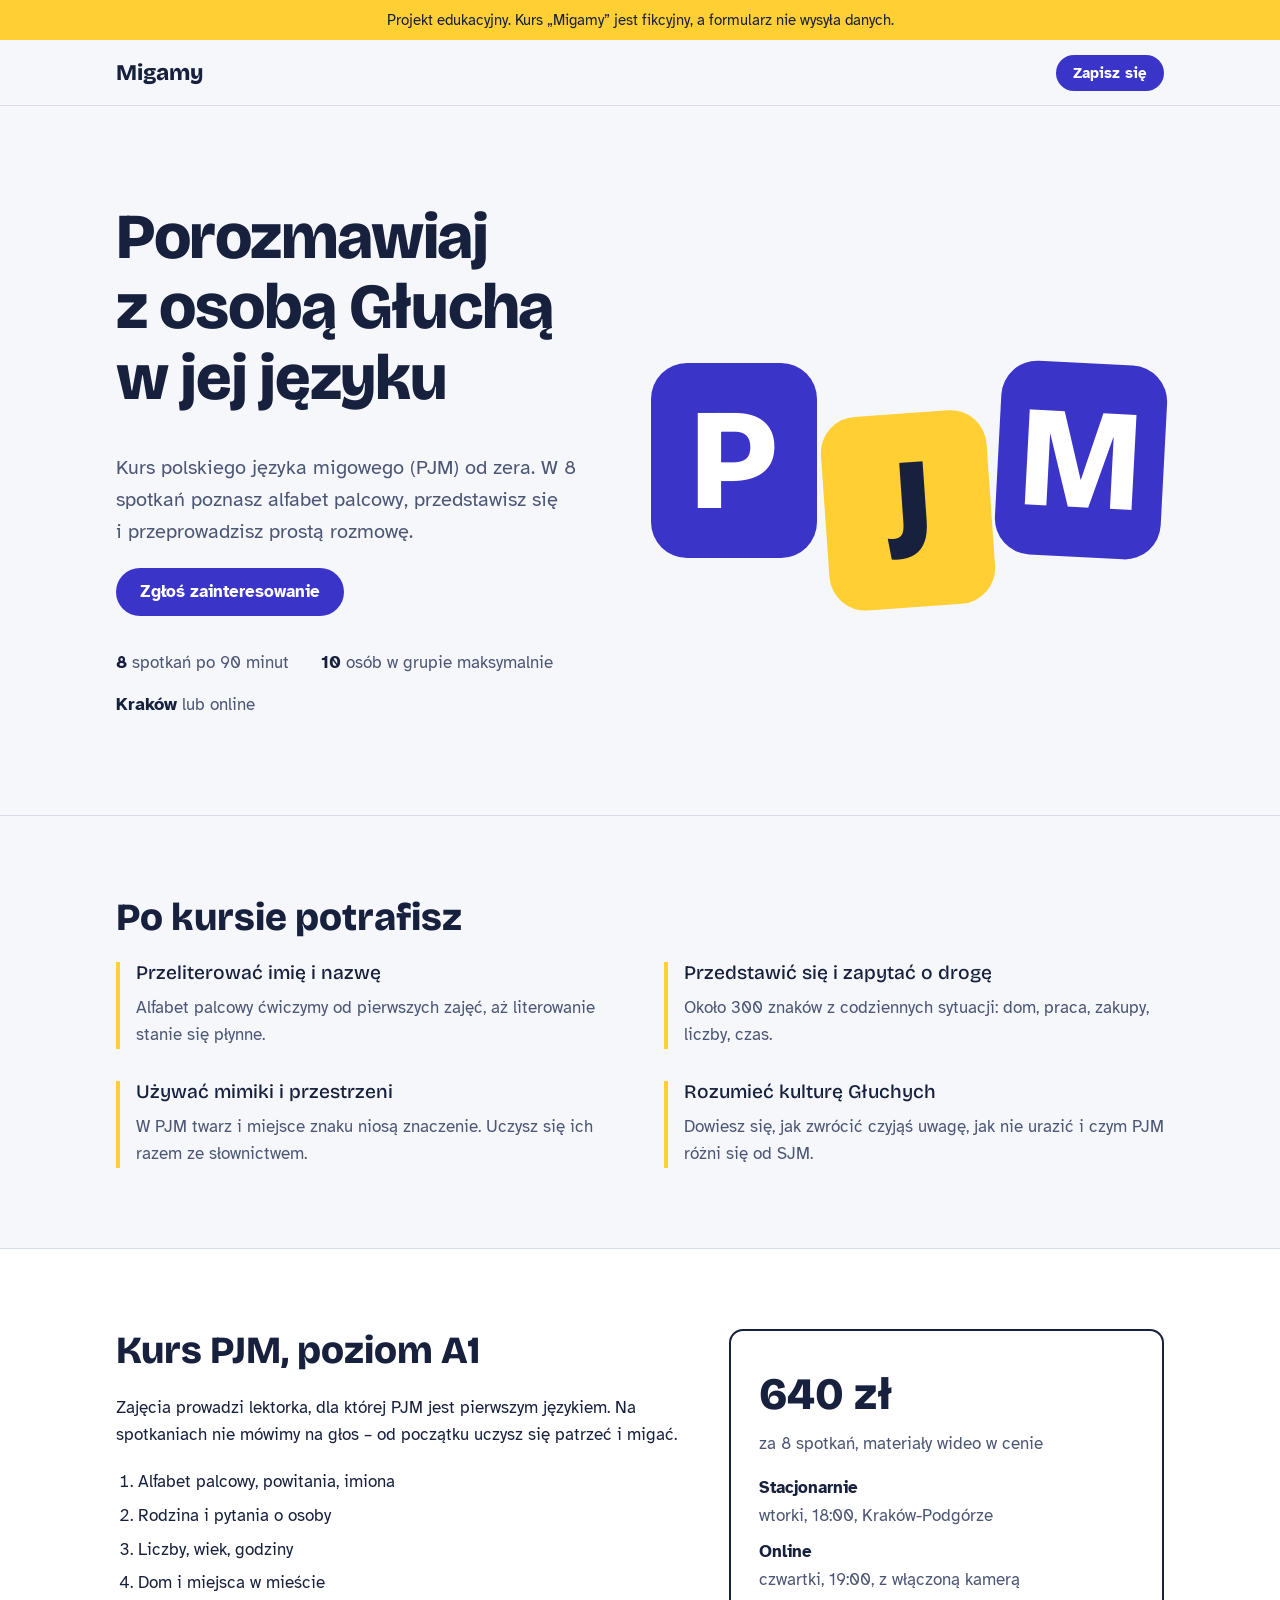
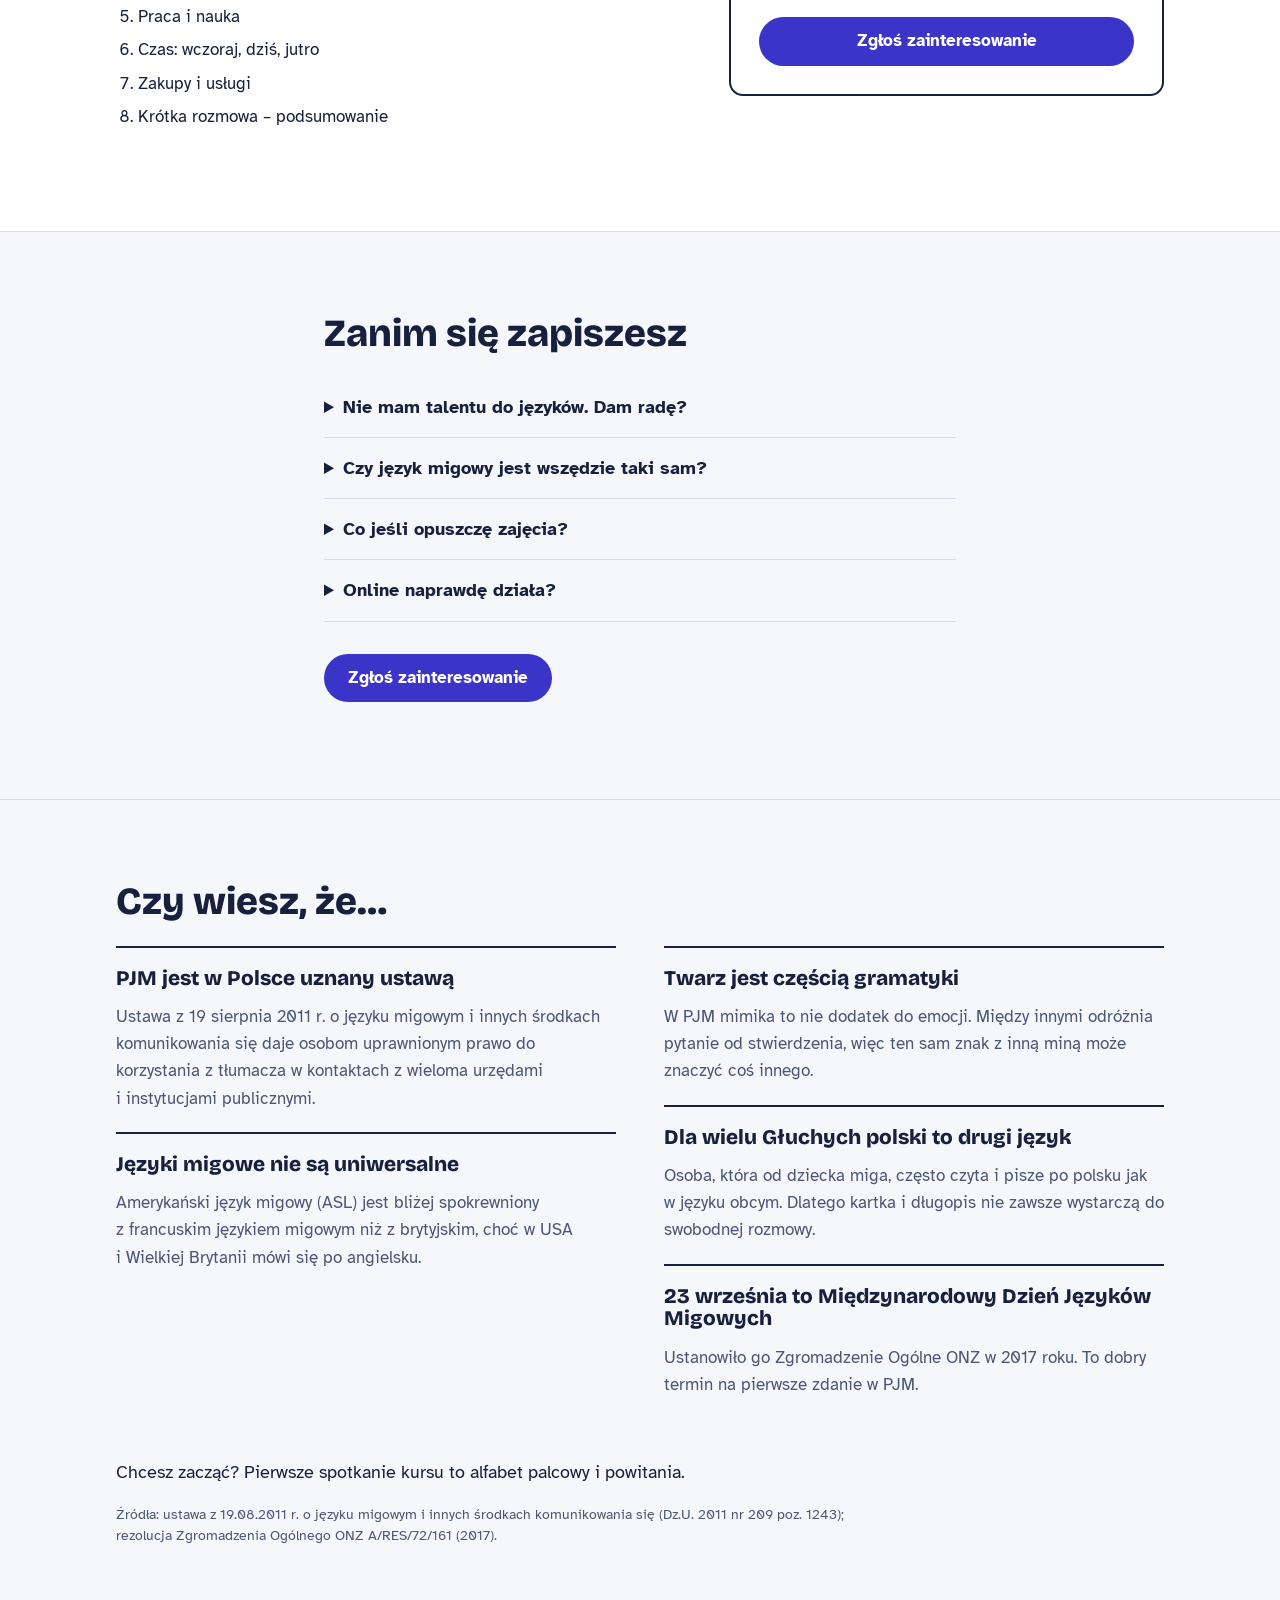
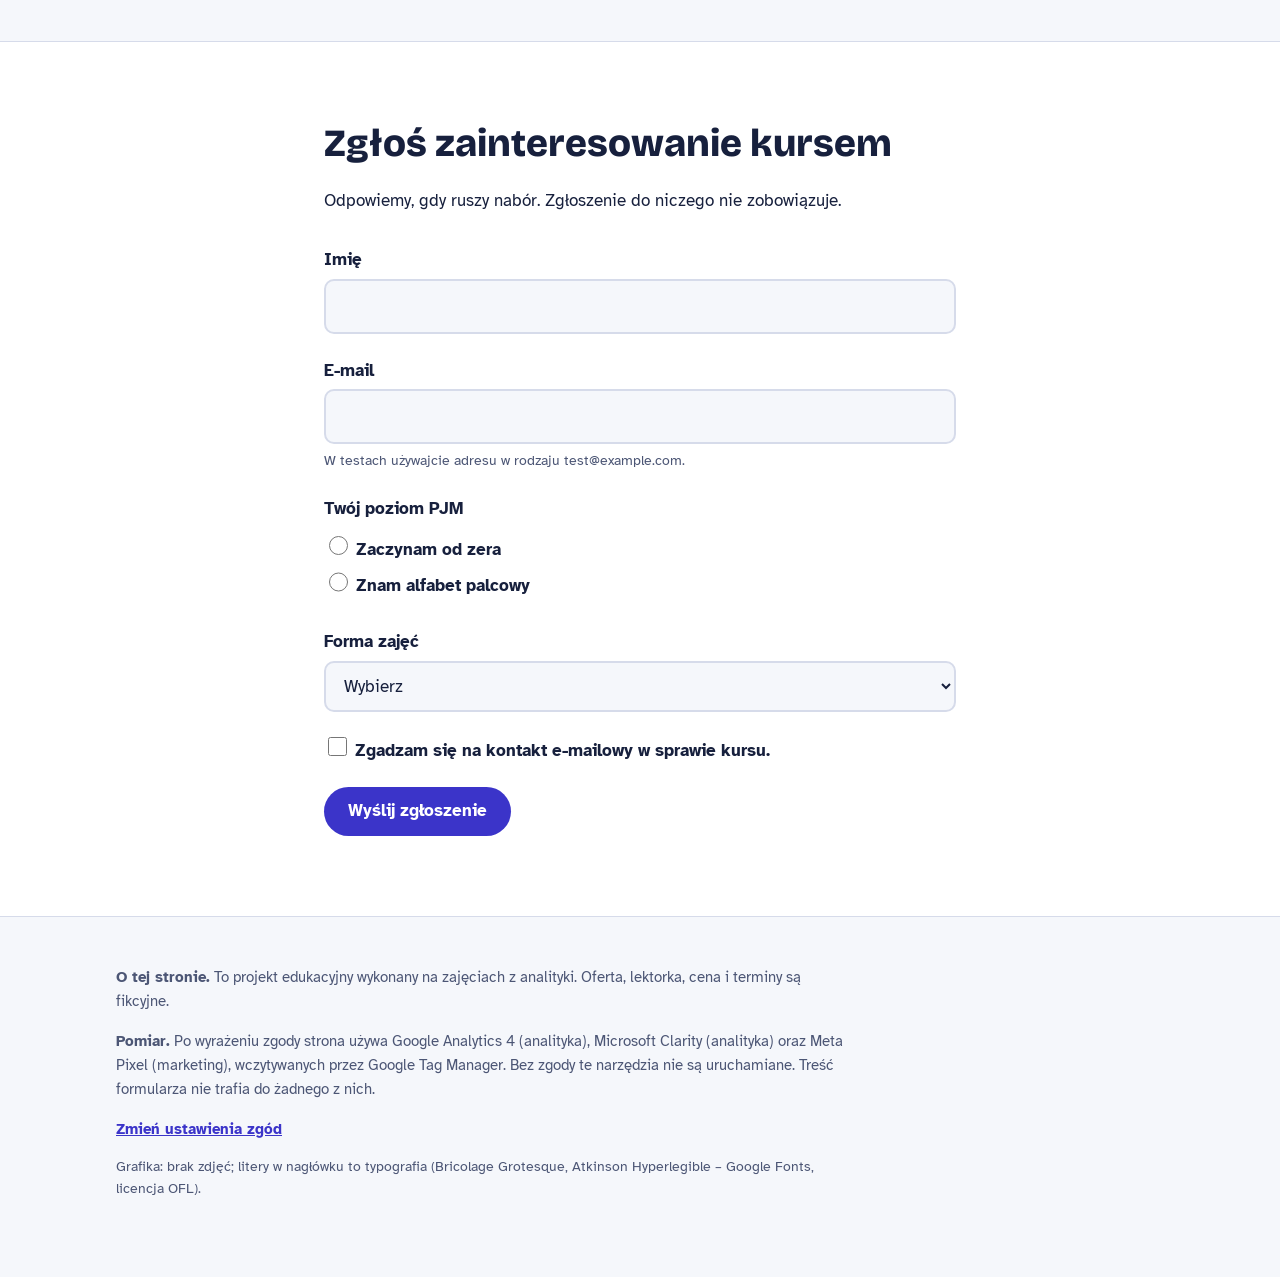
<file: index.html>
<!DOCTYPE html>
<html lang="pl">
<head>
  <meta charset="UTF-8">
  <meta name="viewport" content="width=device-width, initial-scale=1">
  <title>Kurs PJM od podstaw – Migamy (projekt edukacyjny)</title>
  <meta name="description" content="Kurs polskiego języka migowego dla początkujących: 8 spotkań, małe grupy, alfabet palcowy i rozmowy na co dzień. Strona demonstracyjna projektu edukacyjnego.">

  <!-- dataLayer musi istnieć przed kontenerem GTM -->
  <script>window.dataLayer = window.dataLayer || [];</script>

  <!-- Spotkanie 3: tutaj wklejcie skrypt CMP (np. Cookiebot), a pod nim fragment <head> z GTM.
       Zamieńcie GTM-XXXXXXX na identyfikator własnego kontenera. -->
  <!--
  <script>(function(w,d,s,l,i){w[l]=w[l]||[];w[l].push({'gtm.start':
  new Date().getTime(),event:'gtm.js'});var f=d.getElementsByTagName(s)[0],
  j=d.createElement(s),dl=l!='dataLayer'?'&l='+l:'';j.async=true;j.src=
  'https://www.googletagmanager.com/gtm.js?id='+i+dl;f.parentNode.insertBefore(j,f);
  })(window,document,'script','dataLayer','GTM-XXXXXXX');</script>
  -->

  <link rel="preconnect" href="https://fonts.googleapis.com">
  <link rel="preconnect" href="https://fonts.gstatic.com" crossorigin>
  <link href="https://fonts.googleapis.com/css2?family=Atkinson+Hyperlegible:wght@400;700&family=Bricolage+Grotesque:opsz,wght@12..96,500;12..96,800&display=swap" rel="stylesheet">
  <link rel="stylesheet" href="styles.css">
</head>
<body>
  <!-- GTM (noscript) – odkomentujcie razem z fragmentem w <head>
  <noscript><iframe src="https://www.googletagmanager.com/ns.html?id=GTM-XXXXXXX"
  height="0" width="0" style="display:none;visibility:hidden"></iframe></noscript>
  -->

  <a class="skip" href="#tresc">Przejdź do treści</a>

  <p class="demo-bar">
    Projekt edukacyjny. Kurs „Migamy” jest fikcyjny, a formularz nie wysyła danych.
  </p>

  <header class="top">
    <div class="wrap top__inner">
      <a class="logo" href="#">Migamy</a>
      <a class="btn btn--small" href="#zapis" data-cta-id="naglowek">Zapisz się</a>
    </div>
  </header>

  <main id="tresc">
    <section class="hero" aria-labelledby="hero-title">
      <div class="wrap hero__grid">
        <div>
          <h1 id="hero-title">Porozmawiaj z&nbsp;osobą Głuchą w&nbsp;jej języku</h1>
          <p class="lead">
            Kurs polskiego języka migowego (PJM) od zera. W&nbsp;8 spotkań poznasz
            alfabet palcowy, przedstawisz się i&nbsp;przeprowadzisz prostą rozmowę.
          </p>
          <a class="btn" href="#zapis" data-cta-id="hero">Zgłoś zainteresowanie</a>
          <ul class="facts">
            <li><strong>8</strong> spotkań po 90&nbsp;minut</li>
            <li><strong>10</strong> osób w&nbsp;grupie maksymalnie</li>
            <li><strong>Kraków</strong> lub online</li>
          </ul>
        </div>
        <div class="letters" aria-hidden="true">
          <span>P</span><span>J</span><span>M</span>
        </div>
      </div>
    </section>

    <section class="block" aria-labelledby="korzysci-title">
      <div class="wrap">
        <h2 id="korzysci-title">Po kursie potrafisz</h2>
        <ul class="gains">
          <li><h3>Przeliterować imię i&nbsp;nazwę</h3><p>Alfabet palcowy ćwiczymy od pierwszych zajęć, aż literowanie stanie się płynne.</p></li>
          <li><h3>Przedstawić się i&nbsp;zapytać o&nbsp;drogę</h3><p>Około 300 znaków z&nbsp;codziennych sytuacji: dom, praca, zakupy, liczby, czas.</p></li>
          <li><h3>Używać mimiki i&nbsp;przestrzeni</h3><p>W&nbsp;PJM twarz i&nbsp;miejsce znaku niosą znaczenie. Uczysz się ich razem ze słownictwem.</p></li>
          <li><h3>Rozumieć kulturę Głuchych</h3><p>Dowiesz się, jak zwrócić czyjąś uwagę, jak nie urazić i&nbsp;czym PJM różni się od SJM.</p></li>
        </ul>
      </div>
    </section>

    <section class="block block--offer" id="oferta" data-section-id="oferta" aria-labelledby="oferta-title">
      <div class="wrap offer">
        <div>
          <h2 id="oferta-title">Kurs PJM, poziom A1</h2>
          <p>Zajęcia prowadzi lektorka, dla której PJM jest pierwszym językiem. Na spotkaniach nie mówimy na głos – od początku uczysz się patrzeć i&nbsp;migać.</p>
          <ol class="plan">
            <li>Alfabet palcowy, powitania, imiona</li>
            <li>Rodzina i&nbsp;pytania o&nbsp;osoby</li>
            <li>Liczby, wiek, godziny</li>
            <li>Dom i&nbsp;miejsca w&nbsp;mieście</li>
            <li>Praca i&nbsp;nauka</li>
            <li>Czas: wczoraj, dziś, jutro</li>
            <li>Zakupy i&nbsp;usługi</li>
            <li>Krótka rozmowa – podsumowanie</li>
          </ol>
        </div>
        <aside class="price" aria-label="Cena i terminy">
          <p class="price__amount">640&nbsp;zł</p>
          <p class="price__note">za 8 spotkań, materiały wideo w&nbsp;cenie</p>
          <dl>
            <dt>Stacjonarnie</dt><dd>wtorki, 18:00, Kraków-Podgórze</dd>
            <dt>Online</dt><dd>czwartki, 19:00, z&nbsp;włączoną kamerą</dd>
          </dl>
          <a class="btn btn--full" href="#zapis" data-cta-id="oferta">Zgłoś zainteresowanie</a>
        </aside>
      </div>
    </section>

    <section class="block" aria-labelledby="faq-title">
      <div class="wrap narrow">
        <h2 id="faq-title">Zanim się zapiszesz</h2>
        <details>
          <summary>Nie mam talentu do języków. Dam radę?</summary>
          <p>PJM to język wizualny, więc liczy się obserwacja i&nbsp;powtarzanie, a&nbsp;nie wymowa. Każde spotkanie kończy się ćwiczeniem w&nbsp;parach, a&nbsp;znaki z&nbsp;zajęć dostajesz jako nagrania do powtórki.</p>
        </details>
        <details>
          <summary>Czy język migowy jest wszędzie taki sam?</summary>
          <p>Nie. Każdy kraj ma własny język migowy. PJM ma własną gramatykę i&nbsp;nie jest „pokazywaniem” polskich zdań – tym zajmuje się system językowo-migowy (SJM).</p>
        </details>
        <details>
          <summary>Co jeśli opuszczę zajęcia?</summary>
          <p>Możesz odrobić spotkanie z&nbsp;drugą grupą w&nbsp;tym samym tygodniu albo nadrobić materiał z&nbsp;nagrań.</p>
        </details>
        <details>
          <summary>Online naprawdę działa?</summary>
          <p>Tak, jeśli kamera pokazuje cię od pasa w&nbsp;górę i&nbsp;masz dobre światło. Przed pierwszym spotkaniem sprawdzamy to razem przez 10&nbsp;minut.</p>
        </details>
        <p class="faq-cta"><a class="btn" href="#zapis" data-cta-id="faq">Zgłoś zainteresowanie</a></p>
      </div>
    </section>

    <section class="block" id="ciekawostki" aria-labelledby="ciekawostki-title">
      <div class="wrap">
        <h2 id="ciekawostki-title">Czy wiesz, że…</h2>
        <ul class="trivia">
          <li>
            <h3>PJM jest w Polsce uznany ustawą</h3>
            <p>Ustawa z&nbsp;19 sierpnia 2011&nbsp;r. o&nbsp;języku migowym i&nbsp;innych środkach komunikowania się daje osobom uprawnionym prawo do korzystania z&nbsp;tłumacza w&nbsp;kontaktach z&nbsp;wieloma urzędami i&nbsp;instytucjami publicznymi.</p>
          </li>
          <li>
            <h3>Języki migowe nie są uniwersalne</h3>
            <p>Amerykański język migowy (ASL) jest bliżej spokrewniony z&nbsp;francuskim językiem migowym niż z&nbsp;brytyjskim, choć w&nbsp;USA i&nbsp;Wielkiej Brytanii mówi się po angielsku.</p>
          </li>
          <li>
            <h3>Twarz jest częścią gramatyki</h3>
            <p>W&nbsp;PJM mimika to nie dodatek do emocji. Między innymi odróżnia pytanie od stwierdzenia, więc ten sam znak z&nbsp;inną miną może znaczyć coś innego.</p>
          </li>
          <li>
            <h3>Dla wielu Głuchych polski to drugi język</h3>
            <p>Osoba, która od dziecka miga, często czyta i&nbsp;pisze po polsku jak w&nbsp;języku obcym. Dlatego kartka i&nbsp;długopis nie zawsze wystarczą do swobodnej rozmowy.</p>
          </li>
          <li>
            <h3>23 września to Międzynarodowy Dzień Języków Migowych</h3>
            <p>Ustanowiło go Zgromadzenie Ogólne ONZ w&nbsp;2017&nbsp;roku. To dobry termin na pierwsze zdanie w&nbsp;PJM.</p>
          </li>
        </ul>
        <p class="trivia__lead">Chcesz zacząć? Pierwsze spotkanie kursu to alfabet palcowy i&nbsp;powitania.</p>
        <p class="trivia__src">Źródła: ustawa z&nbsp;19.08.2011&nbsp;r. o&nbsp;języku migowym i&nbsp;innych środkach komunikowania się (Dz.U. 2011 nr 209 poz. 1243); rezolucja Zgromadzenia Ogólnego ONZ A/RES/72/161 (2017).</p>
      </div>
    </section>
    <section class="block block--form" id="zapis" aria-labelledby="zapis-title">
      <div class="wrap narrow">
        <h2 id="zapis-title">Zgłoś zainteresowanie kursem</h2>
        <p>Odpowiemy, gdy ruszy nabór. Zgłoszenie do niczego nie zobowiązuje.</p>

        <form id="lead-form" novalidate>
          <div class="field">
            <label for="f-name">Imię</label>
            <input id="f-name" name="name" type="text" autocomplete="given-name" required aria-describedby="f-name-err">
            <p class="err" id="f-name-err"></p>
          </div>

          <div class="field">
            <label for="f-email">E-mail</label>
            <input id="f-email" name="email" type="email" autocomplete="email" required aria-describedby="f-email-hint f-email-err">
            <p class="hint" id="f-email-hint">W testach używajcie adresu w rodzaju test@example.com.</p>
            <p class="err" id="f-email-err"></p>
          </div>

          <fieldset class="field">
            <legend>Twój poziom PJM</legend>
            <label class="choice"><input type="radio" name="level" value="zero" required> Zaczynam od zera</label>
            <label class="choice"><input type="radio" name="level" value="alfabet"> Znam alfabet palcowy</label>
            <p class="err" id="f-level-err"></p>
          </fieldset>

          <div class="field">
            <label for="f-format">Forma zajęć</label>
            <select id="f-format" name="format" required aria-describedby="f-format-err">
              <option value="">Wybierz</option>
              <option value="stacjonarnie">Stacjonarnie w Krakowie</option>
              <option value="online">Online</option>
            </select>
            <p class="err" id="f-format-err"></p>
          </div>

          <div class="field">
            <label class="choice">
              <input id="f-consent" type="checkbox" name="consent" required aria-describedby="f-consent-err">
              Zgadzam się na kontakt e-mailowy w sprawie kursu.
            </label>
            <p class="err" id="f-consent-err"></p>
          </div>

          <button class="btn" type="submit">Wyślij zgłoszenie</button>
        </form>

        <div id="lead-success" class="success" tabindex="-1" hidden>
          <h3>Zgłoszenie wysłane</h3>
          <p>To wersja demonstracyjna – dane nie zostały nigdzie przesłane ani zapisane.</p>
        </div>
      </div>
    </section>
  </main>

  <footer class="foot">
    <div class="wrap">
      <p><strong>O tej stronie.</strong> To projekt edukacyjny wykonany na zajęciach z analityki. Oferta, lektorka, cena i terminy są fikcyjne.</p>
      <p><strong>Pomiar.</strong> Po wyrażeniu zgody strona używa Google Analytics 4 (analityka), Microsoft Clarity (analityka) oraz Meta Pixel (marketing), wczytywanych przez Google Tag Manager. Bez zgody te narzędzia nie są uruchamiane. Treść formularza nie trafia do żadnego z nich.</p>
      <p><button type="button" class="link-btn" id="consent-settings">Zmień ustawienia zgód</button></p>
      <p class="credits">Grafika: brak zdjęć; litery w nagłówku to typografia (Bricolage Grotesque, Atkinson Hyperlegible – Google Fonts, licencja OFL).</p>
    </div>
  </footer>

  <script src="script.js"></script>
</body>
</html>
</file>
<file: styles.css>
:root {
  --bg: #f5f7fb;
  --surface: #ffffff;
  --ink: #17203d;
  --muted: #4c5675;
  --accent: #3b34c9;
  --accent-ink: #ffffff;
  --sun: #ffcf33;
  --line: #d6dbea;
  --error: #b3261e;
  --ok: #1d6b3a;
  --radius: 14px;
  color-scheme: light;
}
@media (prefers-color-scheme: dark) {
  :root {
    --bg: #121629;
    --surface: #1b2140;
    --ink: #eef0fa;
    --muted: #aeb5d0;
    --accent: #9d97ff;
    --accent-ink: #121629;
    --sun: #ffd84d;
    --line: #333b63;
    --error: #ff8a80;
    --ok: #7fd8a0;
    color-scheme: dark;
  }
}

* { box-sizing: border-box; }
html { scroll-behavior: smooth; }
@media (prefers-reduced-motion: reduce) { html { scroll-behavior: auto; } }

body {
  margin: 0;
  background: var(--bg);
  color: var(--ink);
  font: 1.0625rem/1.6 "Atkinson Hyperlegible", system-ui, sans-serif;
}
h1, h2, h3 {
  font-family: "Bricolage Grotesque", "Atkinson Hyperlegible", system-ui, sans-serif;
  line-height: 1.1;
  margin: 0 0 .6em;
}
h1 { font-size: clamp(2.3rem, 6vw, 4rem); font-weight: 800; letter-spacing: -.02em; }
h2 { font-size: clamp(1.7rem, 3.5vw, 2.4rem); font-weight: 800; }
h3 { font-size: 1.2rem; font-weight: 500; }
p { margin: 0 0 1em; }

.wrap { max-width: 68rem; margin: 0 auto; padding: 0 1.25rem; }
.narrow { max-width: 42rem; }

.skip { position: absolute; left: -999px; }
.skip:focus { left: 1rem; top: 1rem; background: var(--surface); padding: .5rem 1rem; z-index: 10; }

:focus-visible { outline: 3px solid var(--sun); outline-offset: 3px; }

.demo-bar {
  margin: 0; padding: .5rem 1.25rem; text-align: center;
  background: var(--sun); color: #17203d; font-size: .95rem;
}

.top { border-bottom: 1px solid var(--line); }
.top__inner { display: flex; justify-content: space-between; align-items: center; padding-block: .9rem; }
.logo {
  font-family: "Bricolage Grotesque", system-ui, sans-serif;
  font-weight: 800; font-size: 1.4rem; color: var(--ink); text-decoration: none;
}

.btn {
  display: inline-block; padding: .9rem 1.5rem; border: 0; border-radius: 999px;
  background: var(--accent); color: var(--accent-ink);
  font: 700 1.05rem/1.2 "Atkinson Hyperlegible", system-ui, sans-serif;
  text-decoration: none; cursor: pointer;
}
.btn:hover { filter: brightness(1.1); }
.btn--small { padding: .55rem 1.1rem; font-size: .95rem; }
.btn--full { display: block; text-align: center; }

/* Hero */
.hero { padding: clamp(3rem, 8vw, 6rem) 0; }
.hero__grid { display: grid; gap: 2.5rem; align-items: center; grid-template-columns: 1.4fr 1fr; }
.lead { font-size: 1.25rem; color: var(--muted); max-width: 36rem; }
.facts { list-style: none; padding: 0; margin: 2rem 0 0; display: flex; flex-wrap: wrap; gap: .75rem 2rem; color: var(--muted); }
.facts strong { color: var(--ink); font-size: 1.15rem; }

.letters { display: flex; gap: .5rem; justify-content: center; }
.letters span {
  font-family: "Bricolage Grotesque", system-ui, sans-serif;
  font-weight: 800; font-size: clamp(4.5rem, 12vw, 9rem); line-height: 1;
  width: 1.15em; height: 1.35em; display: grid; place-items: center;
  border-radius: .25em; background: var(--accent); color: var(--accent-ink);
}
.letters span:nth-child(2) { background: var(--sun); color: #17203d; transform: translateY(.35em) rotate(-4deg); }
.letters span:nth-child(3) { transform: rotate(3deg); }

/* Blocks */
.block { padding: clamp(3rem, 7vw, 5rem) 0; border-top: 1px solid var(--line); }
.block--offer { background: var(--surface); }

.gains { list-style: none; padding: 0; margin: 0; display: grid; gap: 2rem 3rem; grid-template-columns: repeat(2, minmax(0, 1fr)); }
.gains li { border-left: 4px solid var(--sun); padding-left: 1rem; }
.gains p { color: var(--muted); margin: 0; }

.offer { display: grid; gap: 3rem; grid-template-columns: 1.3fr 1fr; align-items: start; }
.plan { padding-left: 1.4rem; }
.plan li { padding: .2rem 0; }
.price { border: 2px solid var(--ink); border-radius: var(--radius); padding: 1.75rem; }
.price__amount { font-family: "Bricolage Grotesque", system-ui, sans-serif; font-weight: 800; font-size: 2.8rem; margin: 0; }
.price__note { color: var(--muted); }
.price dl { margin: 0 0 1.5rem; }
.price dt { font-weight: 700; }
.price dd { margin: 0 0 .6rem; color: var(--muted); }

details { border-bottom: 1px solid var(--line); padding: 1rem 0; }
summary { cursor: pointer; font-weight: 700; font-size: 1.1rem; }
details p { margin: .75rem 0 0; color: var(--muted); }
.faq-cta { margin-top: 2rem; }

/* Form */
.block--form { background: var(--surface); }
form { margin-top: 2rem; }
.field { margin: 0 0 1.4rem; border: 0; padding: 0; }
legend, .field > label { display: block; font-weight: 700; margin-bottom: .35rem; padding: 0; }
input[type="text"], input[type="email"], select {
  width: 100%; padding: .75rem .9rem; font: inherit; color: var(--ink);
  background: var(--bg); border: 2px solid var(--line); border-radius: 10px;
}
input[aria-invalid="true"], select[aria-invalid="true"] { border-color: var(--error); }
.choice { display: flex; gap: .6rem; align-items: flex-start; font-weight: 400; margin: .35rem 0; cursor: pointer; }
.choice input { width: 1.2rem; height: 1.2rem; margin-top: .2rem; accent-color: var(--accent); }
.hint { font-size: .9rem; color: var(--muted); margin: .3rem 0 0; }
.err { color: var(--error); font-size: .95rem; margin: .3rem 0 0; min-height: 0; }
.err:empty { display: none; }

.success { margin-top: 2rem; border-left: 5px solid var(--ok); padding: 1rem 1.25rem; background: var(--bg); }
.success h3 { color: var(--ok); }

/* Czy wiesz, że… */
.trivia { list-style: none; padding: 0; margin: 0; columns: 2 22rem; column-gap: 3rem; }
.trivia li { break-inside: avoid; padding: 1.25rem 0; border-top: 2px solid var(--ink); }
.trivia h3 { font-weight: 800; font-size: 1.3rem; }
.trivia p { color: var(--muted); margin: 0; max-width: 34rem; }
.trivia__src { margin-top: 1rem; font-size: .85rem; color: var(--muted); max-width: 46rem; }

/* Footer */
.foot { padding: 3rem 0 4rem; font-size: .95rem; color: var(--muted); border-top: 1px solid var(--line); }
.foot .wrap > p { max-width: 46rem; }
.link-btn { background: none; border: 0; padding: 0; font: inherit; font-weight: 700; color: var(--accent); text-decoration: underline; cursor: pointer; }
.credits { font-size: .85rem; }

@media (max-width: 760px) {
  .hero__grid, .offer, .gains { grid-template-columns: 1fr; }
  .letters { order: -1; justify-content: flex-start; }
  .letters span { font-size: 3.5rem; }
}

.trivia__lead { margin: 2.5rem 0 0; font-size: 1.15rem; }
</file>
